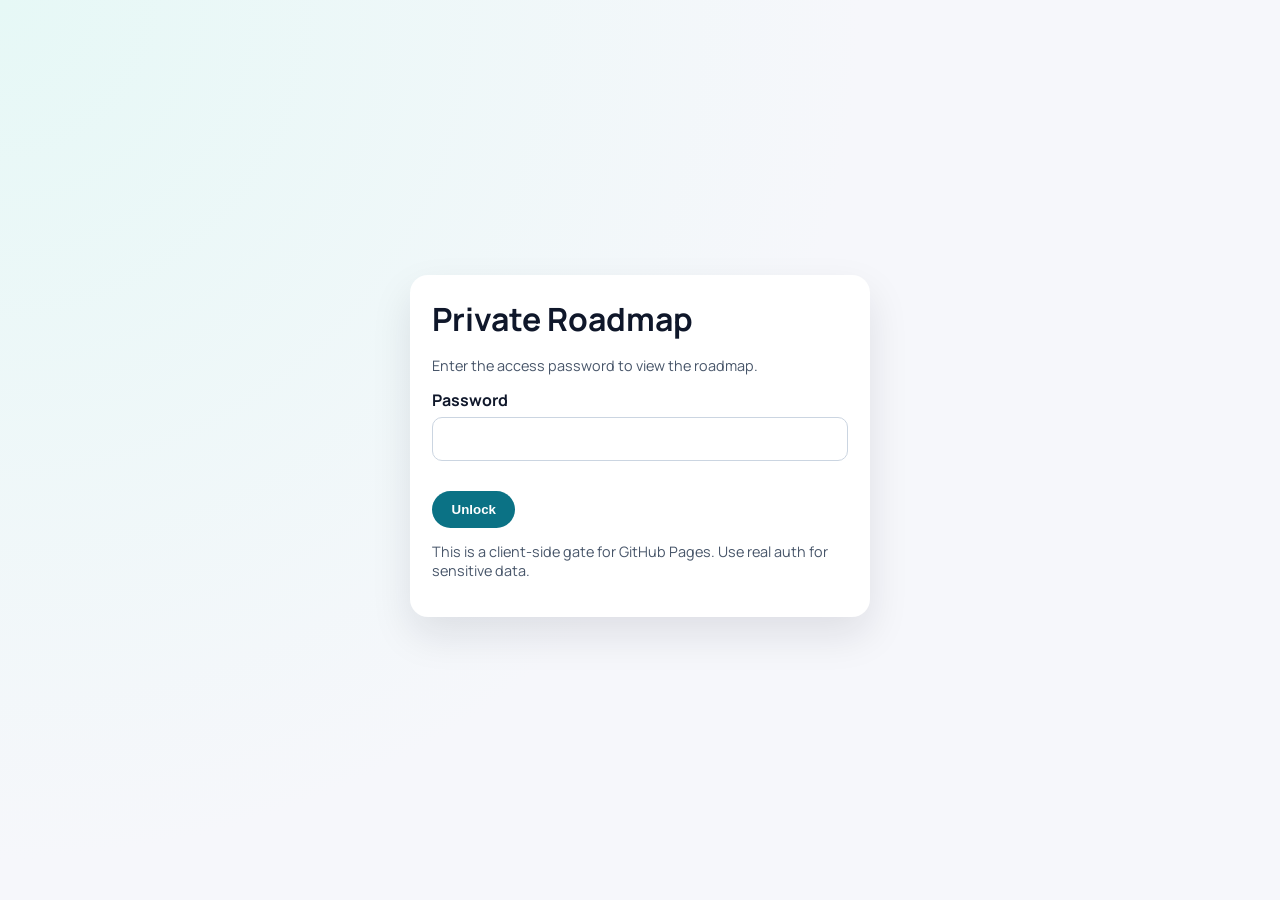
<file: index.html>
<!doctype html>
<html lang="en">
  <head>
    <meta charset="UTF-8" />
    <meta name="viewport" content="width=device-width, initial-scale=1.0" />
    <title>Business Network Blueprint</title>
    <meta
      name="description"
      content="Multi-source income blueprint from trading, hospitality, and farming."
    />
    <link rel="preconnect" href="https://fonts.googleapis.com" />
    <link rel="preconnect" href="https://fonts.gstatic.com" crossorigin />
    <link
      href="https://fonts.googleapis.com/css2?family=Manrope:wght@400;600;700;800&display=swap"
      rel="stylesheet"
    />
    <link rel="stylesheet" href="./assets/css/styles.css" />
  </head>
  <body>
    <header class="header wrapper">
      <div class="header-row">
        <div>
          <h1 id="title">Business Network Blueprint</h1>
          <p id="subtitle" class="subtitle"></p>
        </div>
        <div class="top-actions">
          <a class="button button-ghost" href="./scale.html">Full Scale Plan</a>
          <a class="button button-ghost" href="./city-plan.html">City Planner</a>
          <a class="button button-ghost" href="./command-center.html">Command Center</a>
          <button id="logout" type="button">Logout</button>
        </div>
      </div>
    </header>

    <main class="wrapper">
      <section>
        <h2>Income Engines</h2>
        <div id="tracks" class="grid"></div>
      </section>

      <section>
        <h2>Network Map</h2>
        <div id="network" class="network-grid"></div>
      </section>

      <section>
        <h2>12-Month Scale Plan</h2>
        <div id="milestones" class="timeline"></div>
      </section>

      <section>
        <h2>Business Visual Design Deck</h2>
        <div id="visuals" class="visual-grid"></div>
      </section>

      <section>
        <h2>Priority Assets</h2>
        <div class="card">
          <ul id="resources"></ul>
        </div>
      </section>

      <section>
        <h2>Execution Rules</h2>
        <div class="card">
          <ul id="rules" class="rule-list"></ul>
        </div>
      </section>
    </main>

    <footer class="wrapper">Private plan dashboard with client-side password gate.</footer>

    <script src="./assets/js/auth.js"></script>
    <script>
      window.roadmapAuth.requireAuth();
    </script>
    <script src="./assets/js/roadmap.js"></script>
    <script src="./assets/js/app.js"></script>
  </body>
</html>
</file>
<file: assets/css/styles.css>
:root {
  --bg: #f6f7fb;
  --panel: #ffffff;
  --ink: #0f172a;
  --muted: #475569;
  --accent: #0b7285;
  --accent-strong: #0f4c5c;
  --ok: #0a7f5a;
  --warn: #9a6700;
  --ring: rgba(11, 114, 133, 0.25);
  --shadow: 0 18px 40px rgba(15, 23, 42, 0.1);
  --radius: 14px;
}

* {
  box-sizing: border-box;
}

html,
body {
  margin: 0;
  padding: 0;
  font-family: "Manrope", "Segoe UI", sans-serif;
  color: var(--ink);
  background: radial-gradient(circle at top left, #e6f8f6 0%, #f6f7fb 55%);
}

a {
  color: var(--accent-strong);
}

.wrapper {
  width: min(1100px, 92vw);
  margin: 0 auto;
}

.header {
  padding: 2.25rem 0 1.5rem;
}

.header-row {
  display: flex;
  justify-content: space-between;
  align-items: center;
  gap: 1rem;
}

h1 {
  margin: 0;
  font-size: clamp(1.5rem, 2.5vw, 2.25rem);
}

.subtitle {
  margin: 0.5rem 0 0;
  color: var(--muted);
}

button,
.button {
  border: 0;
  border-radius: 999px;
  background: var(--accent);
  color: #fff;
  padding: 0.68rem 1.2rem;
  cursor: pointer;
  font-weight: 700;
  text-decoration: none;
}

.button-ghost {
  background: #e2e8f0;
  color: #0f172a;
}

.button-ghost:hover {
  background: #cbd5e1;
}

.top-actions {
  display: flex;
  align-items: center;
  gap: 0.65rem;
}

button:hover,
.button:hover {
  background: var(--accent-strong);
}

button:focus,
input:focus {
  outline: 3px solid var(--ring);
  outline-offset: 2px;
}

.grid {
  display: grid;
  grid-template-columns: repeat(auto-fit, minmax(240px, 1fr));
  gap: 1rem;
  margin: 1.5rem 0;
}

.card {
  background: var(--panel);
  border-radius: var(--radius);
  box-shadow: var(--shadow);
  padding: 1rem;
}

.card h3 {
  margin-top: 0;
  margin-bottom: 0.55rem;
}

.badge {
  display: inline-block;
  border-radius: 999px;
  font-size: 0.8rem;
  padding: 0.25rem 0.7rem;
  font-weight: 700;
}

.badge.todo {
  color: #1d4ed8;
  background: #dbeafe;
}

.badge.progress {
  color: #92400e;
  background: #fef3c7;
}

.badge.done {
  color: #065f46;
  background: #d1fae5;
}

section {
  margin: 1.5rem 0 2rem;
}

.timeline {
  display: grid;
  gap: 0.85rem;
}

.network-grid {
  display: grid;
  grid-template-columns: repeat(auto-fit, minmax(220px, 1fr));
  gap: 1rem;
}

.visual-grid {
  display: grid;
  gap: 1rem;
}

.visual-card {
  background: #fff;
  border-radius: 12px;
  box-shadow: var(--shadow);
  padding: 1rem;
}

.visual-card h3 {
  margin-top: 0;
  margin-bottom: 0.65rem;
}

.visual-pair {
  display: grid;
  grid-template-columns: repeat(auto-fit, minmax(240px, 1fr));
  gap: 0.8rem;
}

.visual-pair figure {
  margin: 0;
  border: 1px solid #e2e8f0;
  border-radius: 10px;
  overflow: hidden;
  background: #f8fafc;
}

.visual-pair img {
  width: 100%;
  height: auto;
  display: block;
}

.visual-pair figcaption {
  font-size: 0.85rem;
  color: #334155;
  padding: 0.5rem 0.65rem;
  border-top: 1px solid #e2e8f0;
  background: #fff;
}

.node {
  position: relative;
  background: linear-gradient(145deg, #ffffff, #f1f5f9);
  border: 1px solid #dbe4ee;
  border-radius: 12px;
  box-shadow: var(--shadow);
  padding: 1rem;
}

.node-core {
  border-color: #0f4c5c;
  background: linear-gradient(145deg, #e6f8f6, #ffffff);
}

.node p {
  color: var(--muted);
  margin: 0.65rem 0 0;
}

.milestone {
  border-left: 4px solid var(--accent);
  background: #fff;
  border-radius: 10px;
  padding: 0.95rem 1rem;
  box-shadow: var(--shadow);
}

.milestone p {
  margin: 0.35rem 0 0;
  color: var(--muted);
}

.login-wrap {
  min-height: 100vh;
  display: grid;
  place-items: center;
  padding: 1rem;
}

.login-card {
  width: min(460px, 92vw);
  background: #fff;
  border-radius: 18px;
  box-shadow: var(--shadow);
  padding: 1.4rem;
}

label {
  display: block;
  margin-bottom: 0.35rem;
  font-weight: 700;
}

input,
select {
  width: 100%;
  border: 1px solid #cbd5e1;
  border-radius: 10px;
  padding: 0.75rem;
  font-size: 1rem;
  background: #fff;
}

.control-card {
  max-width: 520px;
}

.helper {
  font-size: 0.9rem;
  color: var(--muted);
}

.error {
  min-height: 1.25rem;
  margin-top: 0.65rem;
  color: #b91c1c;
  font-size: 0.92rem;
}

footer {
  padding: 2rem 0 2.5rem;
  color: var(--muted);
  font-size: 0.9rem;
}

.rule-list {
  margin: 0;
  padding-left: 1rem;
  display: grid;
  gap: 0.65rem;
}

.metric {
  margin: 0.35rem 0 0.25rem;
  font-size: 1.35rem;
  font-weight: 800;
  color: var(--accent-strong);
}

.table-wrap {
  overflow-x: auto;
}

.summary-row {
  display: grid;
  gap: 1rem;
  grid-template-columns: repeat(auto-fit, minmax(180px, 1fr));
  align-items: center;
}

.status-pill {
  display: inline-block;
  border-radius: 999px;
  padding: 0.3rem 0.8rem;
  font-weight: 800;
  font-size: 0.8rem;
  letter-spacing: 0.04em;
}

.status-green {
  background: #d1fae5;
  color: #065f46;
}

.status-amber {
  background: #fef3c7;
  color: #92400e;
}

.status-red {
  background: #fee2e2;
  color: #991b1b;
}

.unit-fields {
  display: grid;
  gap: 0.55rem;
  margin-top: 0.5rem;
}

table {
  width: 100%;
  border-collapse: collapse;
}

th,
td {
  text-align: left;
  padding: 0.75rem;
  border-bottom: 1px solid #e2e8f0;
  vertical-align: top;
}

th {
  color: #0f172a;
  font-size: 0.92rem;
}

td {
  color: var(--muted);
}

@media (max-width: 700px) {
  .header-row {
    flex-direction: column;
    align-items: flex-start;
  }

  .top-actions {
    width: 100%;
  }
}
</file>
